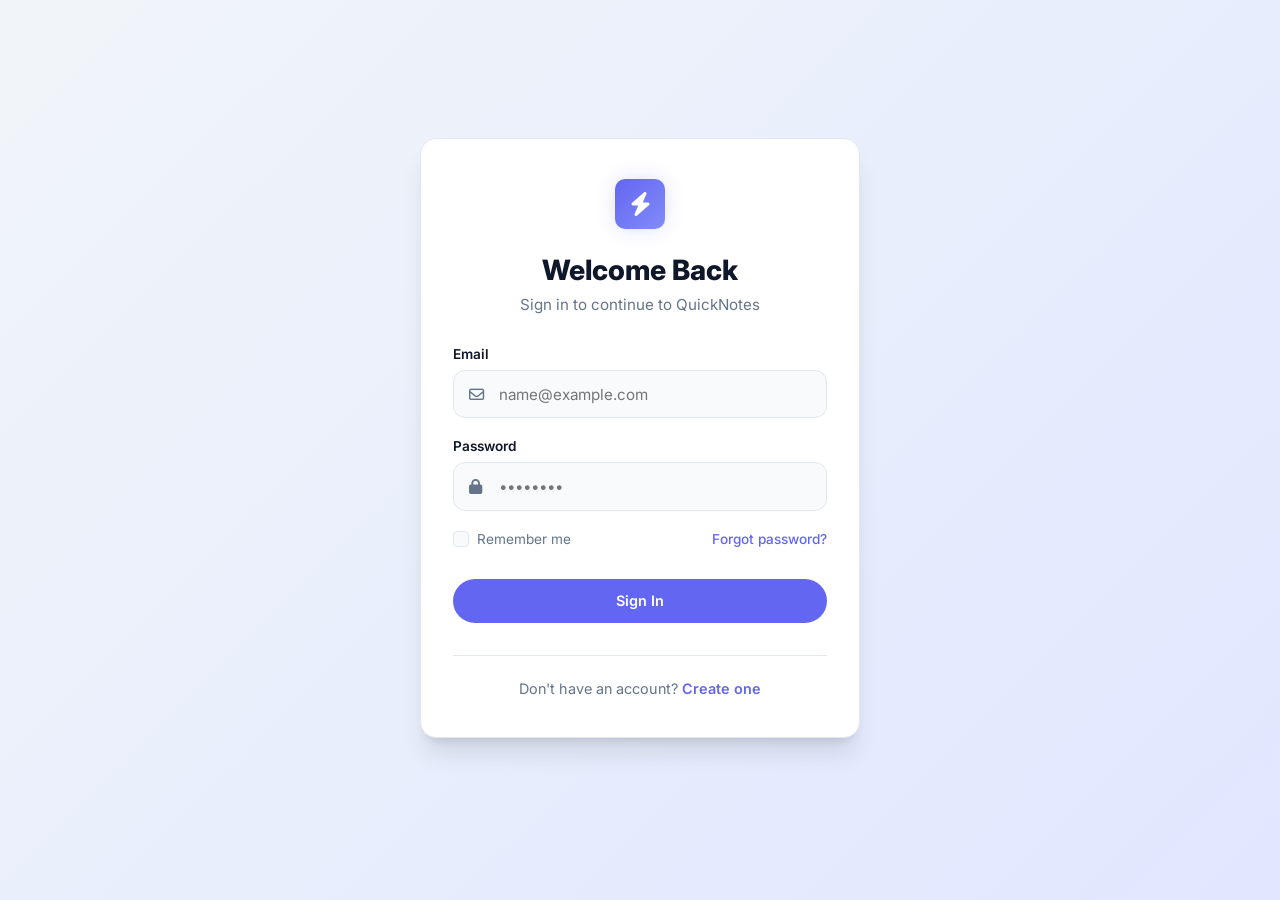
<file: frontend/index.html>
<!DOCTYPE html>
<html>

<head>
    <script>
        // Simple redirect logic
        const token = localStorage.getItem('quicknotes-token');
        if (token) {
            window.location.href = 'dashboard.html';
        } else {
            window.location.href = 'login.html';
        }
    </script>
</head>

<body>
    <p>Redirecting...</p>
</body>

</html>
</file>
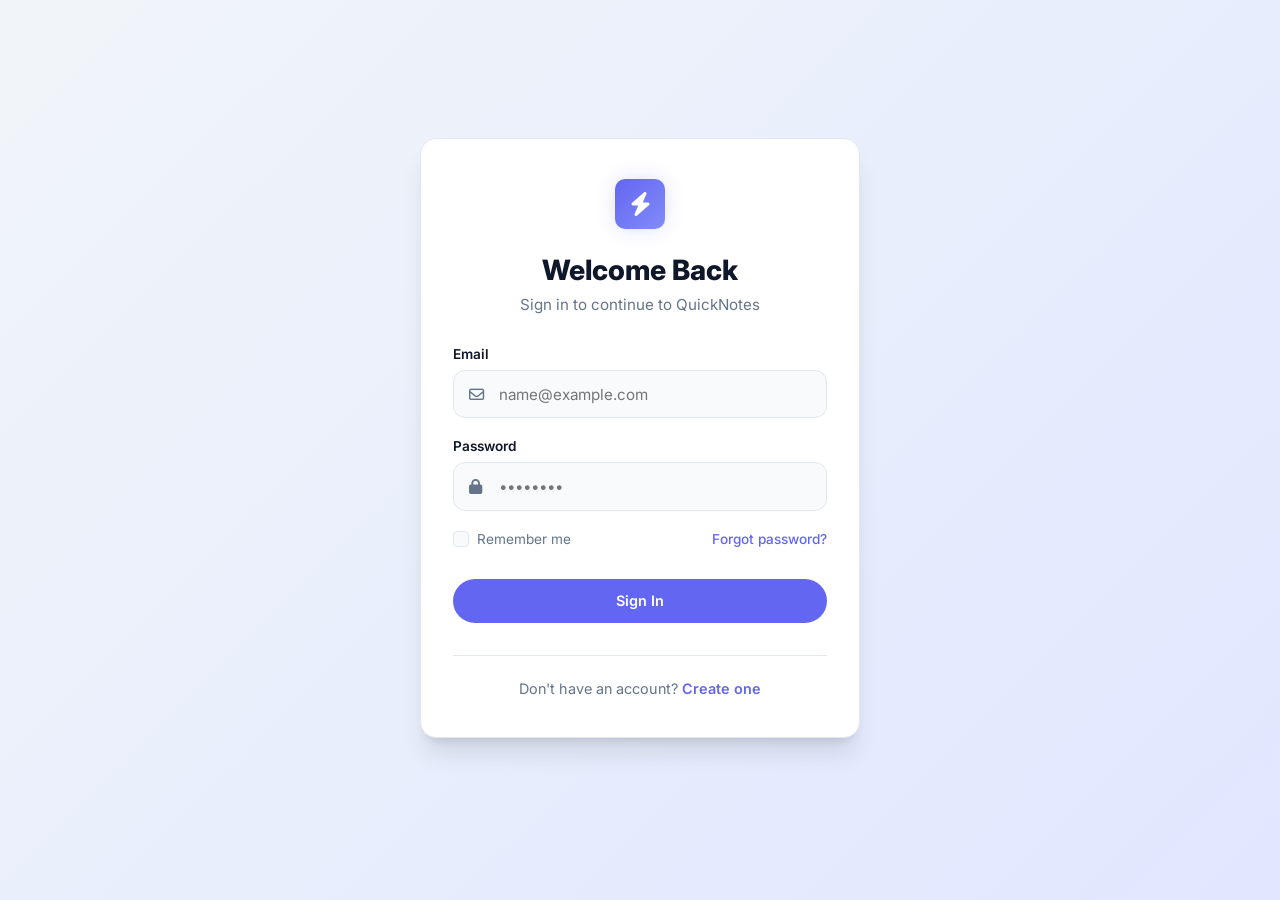
<file: frontend/login.html>
<!DOCTYPE html>
<html lang="en">

<head>
    <meta charset="UTF-8">
    <meta name="viewport" content="width=device-width, initial-scale=1.0">
    <title>Login - QuickNotes SaaS</title>
    <link href="https://fonts.googleapis.com/css2?family=Inter:wght@300;400;500;600;700;800&display=swap"
        rel="stylesheet">
    <link rel="stylesheet" href="https://cdnjs.cloudflare.com/ajax/libs/font-awesome/6.4.0/css/all.min.css">
    <link rel="stylesheet" href="css/style.css">
    <link rel="stylesheet" href="css/auth.css">
</head>

<body class="auth-bg">
    <div class="auth-container">
        <div class="auth-card glass-panel">
            <div class="auth-header">
                <div class="logo-icon"><i class="fa-solid fa-bolt"></i></div>
                <h2>Welcome Back</h2>
                <p>Sign in to continue to QuickNotes</p>
            </div>

            <form id="login-form">
                <div class="form-group">
                    <label for="email">Email</label>
                    <div class="input-wrapper">
                        <i class="fa-regular fa-envelope"></i>
                        <input type="email" id="email" placeholder="name@example.com" required>
                    </div>
                </div>

                <div class="form-group">
                    <label for="password">Password</label>
                    <div class="input-wrapper">
                        <i class="fa-solid fa-lock"></i>
                        <input type="password" id="password" placeholder="••••••••" required>
                    </div>
                </div>

                <div class="form-options">
                    <label class="checkbox-container">
                        <input type="checkbox">
                        <span class="checkmark"></span>
                        Remember me
                    </label>
                    <a href="#" class="forgot-link">Forgot password?</a>
                </div>

                <button type="submit" class="primary-btn full-width">Sign In</button>
            </form>

            <div class="auth-footer">
                <p>Don't have an account? <a href="signup.html">Create one</a></p>
            </div>
        </div>
    </div>

    <script src="js/api.js"></script>
    <script src="js/auth.js"></script>
</body>

</html>
</file>
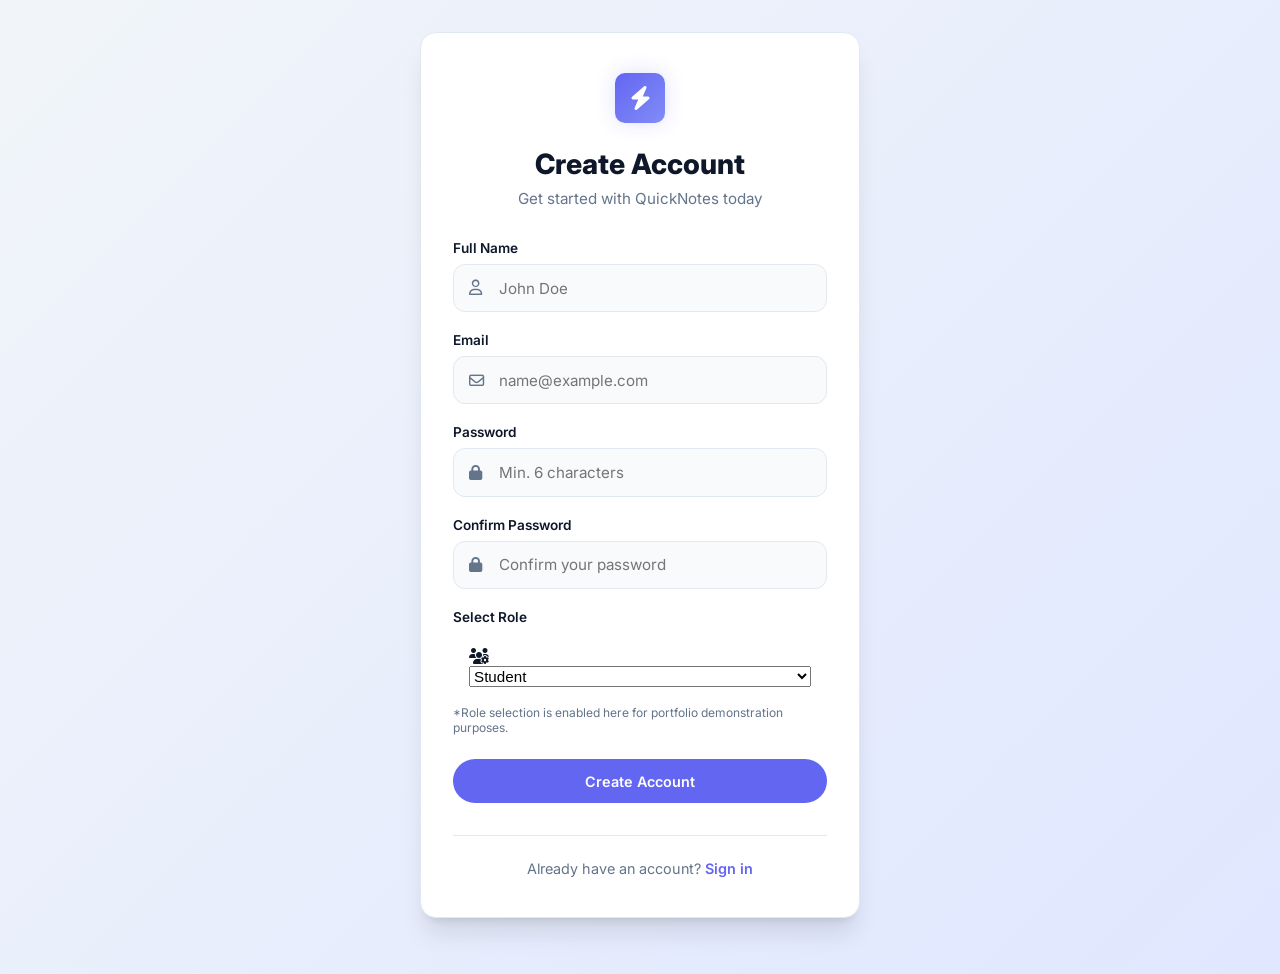
<file: frontend/signup.html>
<!DOCTYPE html>
<html lang="en">

<head>
    <meta charset="UTF-8">
    <meta name="viewport" content="width=device-width, initial-scale=1.0">
    <title>Sign Up - QuickNotes SaaS</title>
    <link href="https://fonts.googleapis.com/css2?family=Inter:wght@300;400;500;600;700;800&display=swap"
        rel="stylesheet">
    <link rel="stylesheet" href="https://cdnjs.cloudflare.com/ajax/libs/font-awesome/6.4.0/css/all.min.css">
    <link rel="stylesheet" href="css/style.css">
    <link rel="stylesheet" href="css/auth.css">
</head>

<body class="auth-bg">
    <div class="auth-container">
        <div class="auth-card glass-panel">
            <div class="auth-header">
                <div class="logo-icon"><i class="fa-solid fa-bolt"></i></div>
                <h2>Create Account</h2>
                <p>Get started with QuickNotes today</p>
            </div>

            <form id="signup-form">
                <div class="form-group">
                    <label for="name">Full Name</label>
                    <div class="input-wrapper">
                        <i class="fa-regular fa-user"></i>
                        <input type="text" id="name" placeholder="John Doe" required>
                    </div>
                </div>

                <div class="form-group">
                    <label for="email">Email</label>
                    <div class="input-wrapper">
                        <i class="fa-regular fa-envelope"></i>
                        <input type="email" id="email" placeholder="name@example.com" required>
                    </div>
                </div>

                <div class="form-group">
                    <label for="password">Password</label>
                    <div class="input-wrapper">
                        <i class="fa-solid fa-lock"></i>
                        <input type="password" id="password" placeholder="Min. 6 characters" required minlength="6">
                    </div>
                </div>

                <div class="form-group">
                    <label for="confirm-password">Confirm Password</label>
                    <div class="input-wrapper">
                        <i class="fa-solid fa-lock"></i>
                        <input type="password" id="confirm-password" placeholder="Confirm your password" required
                            minlength="6">
                    </div>
                </div>

                <div class="form-group">
                    <label for="role">Select Role</label>
                    <div class="custom-select full-width">
                        <i class="fa-solid fa-users-cog"></i>
                        <select id="role">
                            <option value="student">Student</option>
                            <option value="teacher">Teacher</option>
                            <option value="admin">Admin</option>
                        </select>
                    </div>
                    <small style="color:var(--text-secondary);font-size:0.75rem;margin-top:0.25rem;display:block;">*Role
                        selection is enabled here for portfolio demonstration purposes.</small>
                </div>

                <button type="submit" class="primary-btn full-width" style="margin-top: 1.5rem;">Create Account</button>
            </form>

            <div class="auth-footer">
                <p>Already have an account? <a href="login.html">Sign in</a></p>
            </div>
        </div>
    </div>

    <script src="js/api.js"></script>
    <script src="js/auth.js"></script>
</body>

</html>
</file>
<file: frontend/css/style.css>
:root {
    --primary: #6366f1;
    --primary-hover: #4f46e5;
    --bg-main: #f1f5f9;
    --bg-sidebar: #ffffff;
    --text-primary: #0f172a;
    --text-secondary: #64748b;
    --border: #e2e8f0;
    --card-bg: #ffffff;
    --input-bg: #f8fafc;
    --select-bg: #f1f5f9;
    --nav-hover-bg: #f1f5f9;
    --nav-active-bg: #eef2ff;

    --shadow-sm: 0 1px 2px 0 rgb(0 0 0 / 0.05);
    --shadow-md: 0 4px 6px -1px rgb(0 0 0 / 0.07), 0 2px 4px -2px rgb(0 0 0 / 0.05);
    --shadow-lg: 0 10px 15px -3px rgb(0 0 0 / 0.08), 0 4px 6px -4px rgb(0 0 0 / 0.05);
    --shadow-xl: 0 20px 25px -5px rgb(0 0 0 / 0.1), 0 8px 10px -6px rgb(0 0 0 / 0.1);
    --shadow-glow: 0 0 20px rgba(99, 102, 241, 0.2);

    --radius-sm: 8px;
    --radius-md: 12px;
    --radius-lg: 16px;
    --radius-xl: 24px;

    --transition-spring: cubic-bezier(0.34, 1.56, 0.64, 1);
    --transition-smooth: cubic-bezier(0.4, 0, 0.2, 1);
}

/* ================= DARK MODE ================= */
body.dark {
    --bg-main: #0f172a;
    --bg-sidebar: #1e293b;
    --text-primary: #f1f5f9;
    --text-secondary: #94a3b8;
    --border: #334155;
    --card-bg: #1e293b;
    --input-bg: #0f172a;
    --select-bg: #334155;
    --nav-hover-bg: #334155;
    --nav-active-bg: rgba(99, 102, 241, 0.15);
    --shadow-sm: 0 1px 2px 0 rgb(0 0 0 / 0.2);
    --shadow-md: 0 4px 6px -1px rgb(0 0 0 / 0.3);
    --shadow-lg: 0 10px 15px -3px rgb(0 0 0 / 0.4);
    --shadow-xl: 0 20px 25px -5px rgb(0 0 0 / 0.5);
}

* {
    margin: 0;
    padding: 0;
    box-sizing: border-box;
}

body {
    font-family: 'Inter', -apple-system, sans-serif;
    background-color: var(--bg-main);
    color: var(--text-primary);
    overflow-x: hidden;
    transition: background-color 0.4s ease, color 0.4s ease;
}

/* ================= APP LAYOUT ================= */
.app-layout {
    display: grid;
    grid-template-columns: 260px 1fr;
    height: 100vh;
    overflow: hidden;
}

/* ================= SIDEBAR ================= */
.sidebar {
    background: var(--bg-sidebar);
    border-right: 1px solid var(--border);
    display: flex;
    flex-direction: column;
    padding: 1.25rem;
    z-index: 10;
    transition: background-color 0.4s ease, border-color 0.4s ease;
}

.logo {
    display: flex;
    align-items: center;
    gap: 0.75rem;
    margin-bottom: 2rem;
}

.logo-icon {
    width: 38px;
    height: 38px;
    border-radius: 10px;
    background: linear-gradient(135deg, var(--primary), #818cf8);
    color: white;
    display: flex;
    align-items: center;
    justify-content: center;
    font-size: 1.1rem;
    box-shadow: var(--shadow-glow);
}

.logo h2 {
    font-weight: 800;
    font-size: 1.35rem;
    letter-spacing: -0.5px;
}

.nav-label {
    font-size: 0.7rem;
    font-weight: 700;
    color: var(--text-secondary);
    letter-spacing: 1.5px;
    margin-bottom: 0.75rem;
    padding-left: 0.5rem;
    margin-top: 1.5rem;
}

.sidebar-nav ul {
    list-style: none;
    display: flex;
    flex-direction: column;
    gap: 0.25rem;
}

.sidebar-nav a {
    text-decoration: none;
    color: inherit;
    display: block;
}

.nav-item {
    display: flex;
    align-items: center;
    gap: 0.85rem;
    padding: 0.7rem 0.85rem;
    border-radius: var(--radius-sm);
    color: var(--text-secondary);
    font-weight: 500;
    font-size: 0.95rem;
    cursor: pointer;
    transition: all 0.25s var(--transition-smooth);
}

.nav-item i {
    font-size: 1.1rem;
    width: 22px;
    text-align: center;
}

.nav-item:hover {
    background: var(--nav-hover-bg);
    color: var(--primary);
    transform: translateX(4px);
}

.nav-item.active {
    background: var(--nav-active-bg);
    color: var(--primary);
    font-weight: 600;
}

.sidebar-footer {
    margin-top: auto;
    padding-top: 1rem;
    border-top: 1px solid var(--border);
}

/* ================= MAIN CONTENT ================= */
.main-content {
    display: flex;
    flex-direction: column;
    overflow-y: auto;
    background: var(--bg-main);
    transition: background-color 0.4s ease;
}

/* ===== TOP NAV ===== */
.top-nav {
    display: flex;
    justify-content: space-between;
    align-items: center;
    padding: 1rem 2rem;
    background: rgba(255, 255, 255, 0.8);
    backdrop-filter: blur(12px);
    -webkit-backdrop-filter: blur(12px);
    position: sticky;
    top: 0;
    z-index: 5;
    border-bottom: 1px solid var(--border);
    transition: background-color 0.4s ease, border-color 0.4s ease;
}

body.dark .top-nav {
    background: rgba(30, 41, 59, 0.8);
}

.search-bar {
    display: flex;
    align-items: center;
    background: var(--input-bg);
    border: 1px solid var(--border);
    border-radius: 100px;
    padding: 0.6rem 1.25rem;
    width: 100%;
    max-width: 400px;
    transition: all 0.3s ease;
}

.search-bar:focus-within {
    border-color: var(--primary);
    box-shadow: 0 0 0 3px rgba(99, 102, 241, 0.1);
}

.search-bar i {
    color: var(--text-secondary);
    margin-right: 0.6rem;
    font-size: 0.9rem;
}

.search-bar input {
    border: none;
    background: none;
    outline: none;
    width: 100%;
    font-size: 0.9rem;
    color: var(--text-primary);
    font-family: inherit;
}

.header-actions {
    display: flex;
    align-items: center;
    gap: 0.75rem;
}

.icon-btn {
    background: var(--input-bg);
    border: 1px solid var(--border);
    width: 38px;
    height: 38px;
    border-radius: 50%;
    display: flex;
    align-items: center;
    justify-content: center;
    color: var(--text-secondary);
    cursor: pointer;
    transition: all 0.25s ease;
    font-size: 0.9rem;
}

.icon-btn:hover {
    color: var(--primary);
    border-color: var(--primary);
    transform: scale(1.08);
}

.user-profile {
    display: flex;
    align-items: center;
    gap: 0.75rem;
    padding-left: 0.5rem;
    border-left: 1px solid var(--border);
    margin-left: 0.5rem;
}

.user-avatar {
    width: 38px;
    height: 38px;
    border-radius: 50%;
    background: linear-gradient(135deg, #a78bfa, #6366f1);
    display: flex;
    align-items: center;
    justify-content: center;
    color: white;
    font-size: 0.9rem;
    font-weight: 600;
}

.user-info {
    display: flex;
    flex-direction: column;
}

.user-name {
    font-size: 0.85rem;
    font-weight: 600;
    color: var(--text-primary);
}

.user-role {
    font-size: 0.7rem;
    color: var(--text-secondary);
    text-transform: capitalize;
}

/* ===== CONTENT WRAPPER ===== */
.content-wrapper {
    padding: 1.5rem 2rem;
    max-width: 1200px;
    margin: 0 auto;
    width: 100%;
}

/* ===== GLASS PANELS ===== */
.glass-panel {
    background: var(--card-bg);
    border-radius: var(--radius-lg);
    box-shadow: var(--shadow-md);
    padding: 1.25rem 1.5rem;
    border: 1px solid var(--border);
    transition: all 0.4s var(--transition-spring);
    margin-bottom: 1.5rem;
}

.glass-panel:focus-within {
    box-shadow: var(--shadow-lg);
    transform: translateY(-3px);
    border-color: rgba(99, 102, 241, 0.3);
}

.primary-btn {
    background: var(--primary);
    color: white;
    border: none;
    padding: 0.6rem 1.25rem;
    border-radius: 100px;
    font-weight: 600;
    font-size: 0.9rem;
    cursor: pointer;
    display: flex;
    align-items: center;
    justify-content: center;
    gap: 0.4rem;
    transition: all 0.3s;
    font-family: inherit;
}

.primary-btn:hover {
    background: var(--primary-hover);
    transform: translateY(-2px);
    box-shadow: 0 4px 12px rgba(99, 102, 241, 0.3);
}

.primary-btn:disabled {
    opacity: 0.7;
    cursor: not-allowed;
    transform: none;
    box-shadow: none;
}

/* ================= TOAST NOTIFICATIONS ================= */
.toast-container {
    position: fixed;
    bottom: 2rem;
    right: 2rem;
    z-index: 9999;
    display: flex;
    flex-direction: column;
    gap: 0.75rem;
}

.toast {
    background: var(--card-bg);
    border-left: 4px solid var(--primary);
    box-shadow: var(--shadow-xl);
    padding: 1rem 1.25rem;
    border-radius: var(--radius-sm);
    display: flex;
    align-items: center;
    gap: 0.75rem;
    color: var(--text-primary);
    font-weight: 500;
    font-size: 0.95rem;
    transform: translateX(120%);
    opacity: 0;
    transition: all 0.3s cubic-bezier(0.68, -0.55, 0.265, 1.55);
    min-width: 300px;
}

.toast.show {
    transform: translateX(0);
    opacity: 1;
}

.toast-success i {
    color: #10b981;
}

.toast-success {
    border-left-color: #10b981;
}

.toast-error i {
    color: #ef4444;
}

.toast-error {
    border-left-color: #ef4444;
}

.toast-info i {
    color: #3b82f6;
}

.toast-info {
    border-left-color: #3b82f6;
}

/* ===== ANIMATIONS ===== */
@keyframes loading {
    0% {
        background-position: 200% 0;
    }

    100% {
        background-position: -200% 0;
    }
}

@keyframes popIn {
    0% {
        opacity: 0;
        transform: scale(0.92) translateY(15px);
    }

    100% {
        opacity: 1;
        transform: scale(1) translateY(0);
    }
}

@keyframes fadeIn {
    from {
        opacity: 0;
    }

    to {
        opacity: 1;
    }
}

/* ===== RESPONSIVE ===== */
@media (max-width: 1024px) {
    .app-layout {
        grid-template-columns: 220px 1fr;
    }
}

@media (max-width: 768px) {
    .app-layout {
        grid-template-columns: 1fr;
    }

    .sidebar {
        display: none;
    }

    .top-nav {
        padding: 0.75rem 1rem;
    }

    .content-wrapper {
        padding: 1rem;
    }
}
</file>
<file: frontend/css/auth.css>
/* ================= AUTHENTICATION LAYOUT ================= */

.auth-bg {
    background: linear-gradient(135deg, var(--bg-main) 0%, #e0e7ff 100%);
    display: flex;
    align-items: center;
    justify-content: center;
    min-height: 100vh;
    padding: 2rem;
}

body.dark.auth-bg {
    background: linear-gradient(135deg, var(--bg-main) 0%, #0f172a 100%);
}

.auth-container {
    width: 100%;
    max-width: 440px;
    animation: popIn 0.5s var(--transition-spring) both;
}

.auth-card {
    padding: 2.5rem 2rem;
    box-shadow: var(--shadow-xl);
}

.auth-header {
    text-align: center;
    margin-bottom: 2rem;
}

.auth-header .logo-icon {
    margin: 0 auto 1.5rem auto;
    width: 50px;
    height: 50px;
    font-size: 1.5rem;
}

.auth-header h2 {
    font-size: 1.75rem;
    font-weight: 800;
    margin-bottom: 0.5rem;
    color: var(--text-primary);
}

.auth-header p {
    color: var(--text-secondary);
    font-size: 0.95rem;
}

/* ================= FORM ELEMENTS ================= */

.form-group {
    margin-bottom: 1.25rem;
}

.form-group label {
    display: block;
    font-size: 0.85rem;
    font-weight: 600;
    margin-bottom: 0.5rem;
    color: var(--text-primary);
}

.input-wrapper {
    position: relative;
    display: flex;
    align-items: center;
}

.input-wrapper i {
    position: absolute;
    left: 1rem;
    color: var(--text-secondary);
    font-size: 0.95rem;
}

.input-wrapper input {
    width: 100%;
    padding: 0.85rem 1rem 0.85rem 2.8rem;
    border: 1px solid var(--border);
    border-radius: var(--radius-md);
    background: var(--input-bg);
    color: var(--text-primary);
    font-size: 0.95rem;
    transition: all 0.3s ease;
    outline: none;
    font-family: inherit;
}

.input-wrapper input:focus {
    border-color: var(--primary);
    box-shadow: 0 0 0 3px rgba(99, 102, 241, 0.15);
}

.custom-select.full-width {
    width: 100%;
    border-radius: var(--radius-md);
    padding: 0.85rem 1rem;
}

.custom-select.full-width select {
    width: 100%;
    font-size: 0.95rem;
}

.full-width {
    width: 100%;
    justify-content: center;
    padding: 0.85rem;
}

/* ================= OPTIONS ================= */

.form-options {
    display: flex;
    justify-content: space-between;
    align-items: center;
    margin-bottom: 2rem;
    margin-top: 1rem;
    font-size: 0.85rem;
}

.checkbox-container {
    display: flex;
    align-items: center;
    position: relative;
    padding-left: 1.5rem;
    cursor: pointer;
    color: var(--text-secondary);
    user-select: none;
}

.checkbox-container input {
    position: absolute;
    opacity: 0;
    cursor: pointer;
    height: 0;
    width: 0;
}

.checkmark {
    position: absolute;
    top: 0;
    left: 0;
    height: 16px;
    width: 16px;
    background-color: var(--input-bg);
    border: 1px solid var(--border);
    border-radius: 4px;
    transition: all 0.2s;
}

.checkbox-container:hover input~.checkmark {
    border-color: var(--primary);
}

.checkbox-container input:checked~.checkmark {
    background-color: var(--primary);
    border-color: var(--primary);
}

.checkmark:after {
    content: "";
    position: absolute;
    display: none;
}

.checkbox-container input:checked~.checkmark:after {
    display: block;
}

.checkbox-container .checkmark:after {
    left: 5px;
    top: 2px;
    width: 4px;
    height: 8px;
    border: solid white;
    border-width: 0 2px 2px 0;
    transform: rotate(45deg);
}

.forgot-link {
    color: var(--primary);
    text-decoration: none;
    font-weight: 500;
}

.forgot-link:hover {
    text-decoration: underline;
}

.auth-footer {
    text-align: center;
    margin-top: 2rem;
    padding-top: 1.5rem;
    border-top: 1px solid var(--border);
    font-size: 0.9rem;
    color: var(--text-secondary);
}

.auth-footer a {
    color: var(--primary);
    font-weight: 600;
    text-decoration: none;
}

.auth-footer a:hover {
    text-decoration: underline;
}
</file>
